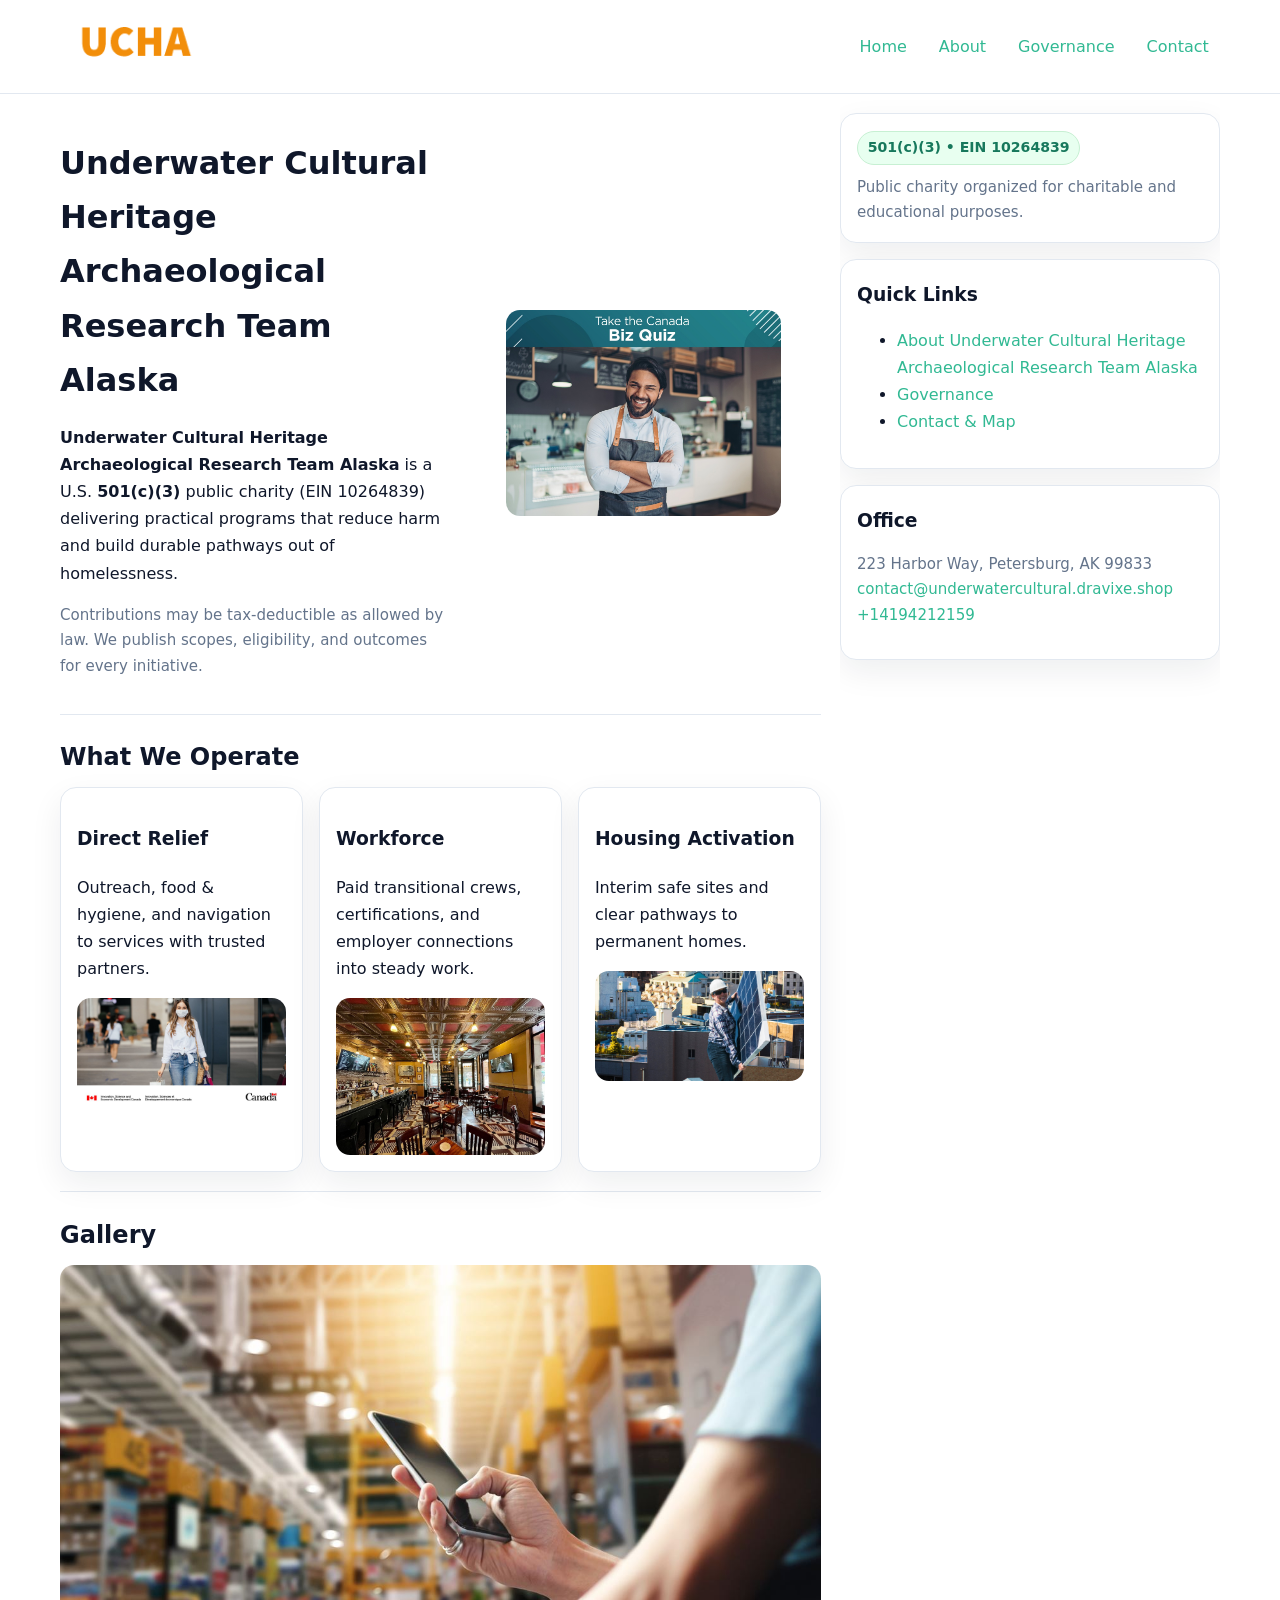
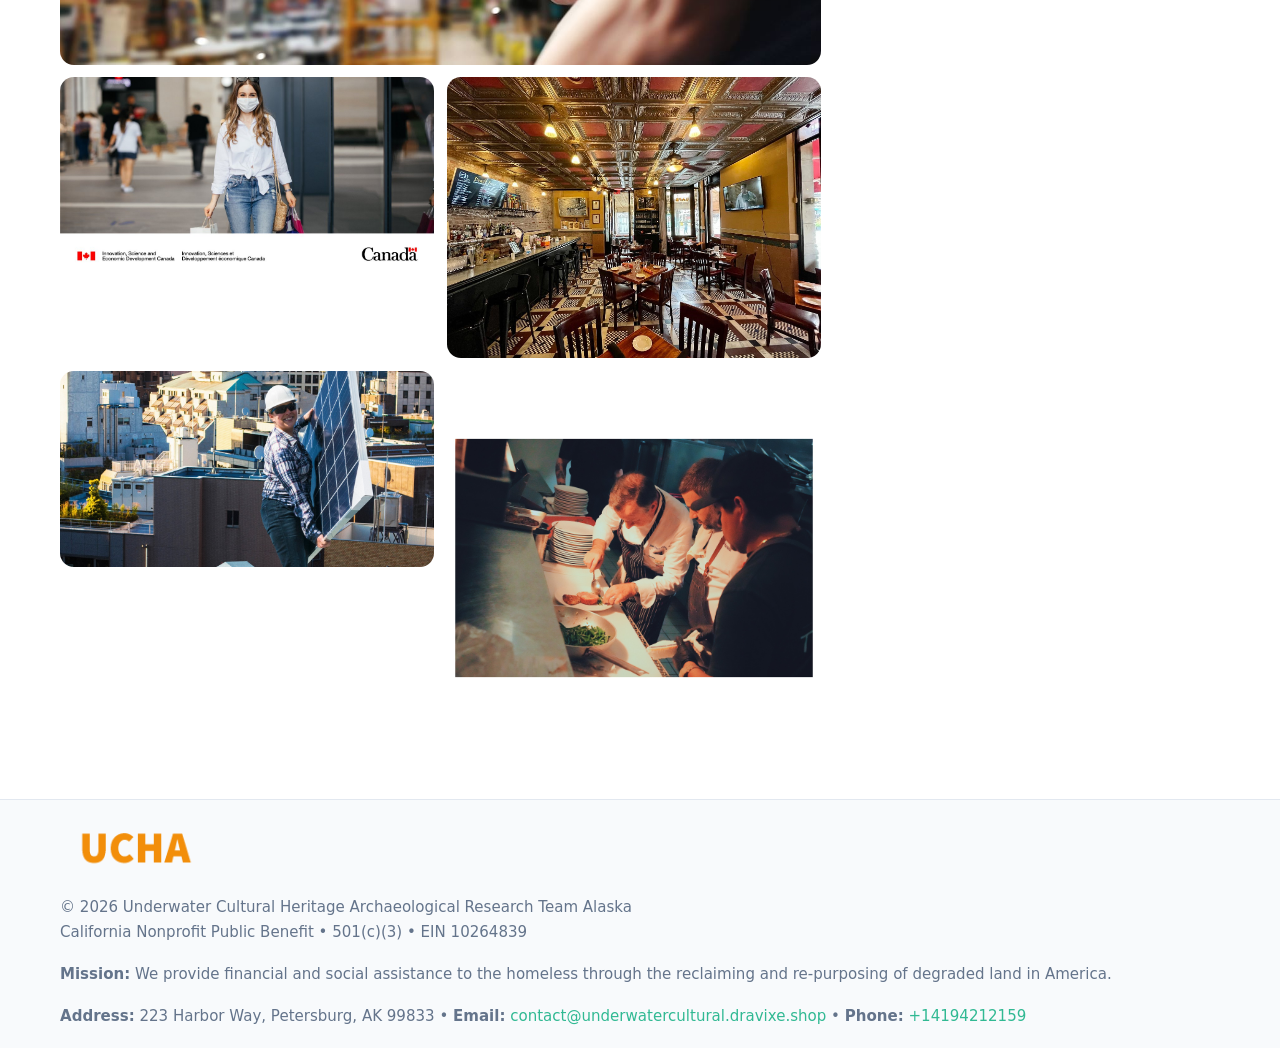
<file: index.html>
<!doctype html>
<html lang="en">
<head>
<meta charset="utf-8"/><meta name="viewport" content="width=device-width,initial-scale=1"/>
<title>Underwater Cultural Heritage Archaeological Research Team Alaska – Nonprofit • 2025</title>
<link rel="stylesheet" href="assets/styles.css"/><link rel="icon" href="images/logo.png">
<meta name="data-ein" content="10264839"><meta name="data-name" content="Underwater Cultural Heritage Archaeological Research Team Alaska">
<meta name="data-email" content="contact@underwatercultural.dravixe.shop"><meta name="data-phone" content="+14194212159">
<meta name="data-address" content="223 Harbor Way,
Petersburg, AK 99833"><meta name="data-map" content="223+Harbor+Way,+Petersburg,+AK+99833">
  <meta name="description" content="We are a 501(c)(3) organization advancing community services, education, and direct relief through transparent programs, local partnerships, and measurable outcomes.">
<meta name="facebook-domain-verification" content="fkq6hbuc7a0eqa7ymvq1cygsepug53" />
</head>
<body>
<div style="position:absolute;left:-9999px;top:-9999px;opacity:0" data-uniq="{{UNIQUE_BLOB}}">
  <span>We are a 501(c)(3) organization advancing community services, education, and direct relief through transparent programs, local partnerships, and measurable outcomes.</span><svg width="12" height="12" viewBox="0 0 12 12" xmlns="http://www.w3.org/2000/svg"><circle cx="6" cy="6" r="5" fill="#2b6cb0"/></svg><img src="images/programs.jpg" width="1" height="1" alt="" loading="lazy"/>
</div>

<header>
  <div class="header-wrap">
    <a href="index.html"><img src="images/logo.png" alt="Underwater Cultural Heritage Archaeological Research Team Alaska logo" style="width:150px"></a>
    <nav><a class="active" href="index.html">Home</a><a href="about.html">About</a><a href="governance.html">Governance</a><a href="contact.html">Contact</a></nav>
  </div>
</header>

<div class="layout">
  <main>
    <section class="section">
      <div class="cee01b28e14">
        <div>
          <h1>Underwater Cultural Heritage Archaeological Research Team Alaska</h1>
          <p class="cc1b1f0b7b4"><strong>Underwater Cultural Heritage Archaeological Research Team Alaska</strong> is a U.S. <strong>501(c)(3)</strong> public charity (EIN 10264839) delivering practical programs that reduce harm and build durable pathways out of homelessness.</p>
          <p class="small">Contributions may be tax-deductible as allowed by law. We publish scopes, eligibility, and outcomes for every initiative.</p>
        </div>
        <figure><img src="images/hero.jpg" alt="Community program hero"></figure>
      </div>
    </section>

    <section class="section">
      <h2>What We Operate</h2>
      <div class="cards">
        <article class="cd4e05213bd"><h3>Direct Relief</h3><p>Outreach, food & hygiene, and navigation to services with trusted partners.</p><img src="images/relief.jpg" alt=""></article>
        <article class="cd4e05213bd"><h3>Workforce</h3><p>Paid transitional crews, certifications, and employer connections into steady work.</p><img src="images/jobs.jpg" alt=""></article>
        <article class="cd4e05213bd"><h3>Housing Activation</h3><p>Interim safe sites and clear pathways to permanent homes.</p><img src="images/land.jpg" alt=""></article>
      </div>
    </section>

    <!-- Gallery 5 ảnh (≥5 ảnh trong site) -->
    <section class="section">
      <h2>Gallery</h2>
      <div class="gallery">
        <img class="span2" src="images/programs.jpg" alt="Programs overview">
        <img src="images/relief.jpg" alt="Relief">
        <img src="images/jobs.jpg" alt="Jobs">
        <img src="images/land.jpg" alt="Housing">
        <img src="images/about.jpg" alt="Partners">
      </div>
    </section>
  </main>

  <aside aria-label="Sidebar">
    <div class="aside-box">
      <span class="c70a8290ae2">501(c)(3) • EIN 10264839</span>
      <p class="small" style="margin:.6rem 0 0">Public charity organized for charitable and educational purposes.</p>
    </div>
    <div class="aside-box">
      <h3>Quick Links</h3>
      <ul>
        <li><a href="about.html">About Underwater Cultural Heritage Archaeological Research Team Alaska</a></li>
        <li><a href="governance.html">Governance</a></li>
        <li><a href="contact.html">Contact & Map</a></li>
      </ul>
    </div>
    <div class="aside-box">
      <h3>Office</h3>
      <p class="small">223 Harbor Way,
Petersburg, AK 99833<br><a href="mailto:contact@underwatercultural.dravixe.shop">contact@underwatercultural.dravixe.shop</a><br><a href="tel:+14194212159">+14194212159</a></p>
    </div>
  </aside>
</div>

<footer>
  <div class="foot">
    <div><img src="images/logo.png" alt="" style="width:150px;margin-bottom:.5rem"><div class="small">© <span id="year"></span> Underwater Cultural Heritage Archaeological Research Team Alaska</div><div class="small">California Nonprofit Public Benefit • 501(c)(3) • EIN 10264839</div></div>
    <div><div class="small"><strong>Mission:</strong> We provide financial and social assistance to the homeless through the reclaiming and re-purposing of degraded land in America.</div></div>
    <div><div class="small"><strong>Address:</strong> 223 Harbor Way,
Petersburg, AK 99833 • <strong>Email:</strong> <a href="mailto:contact@underwatercultural.dravixe.shop">contact@underwatercultural.dravixe.shop</a> • <strong>Phone:</strong> <a href="tel:+14194212159">+14194212159</a></div></div>
  </div>
</footer>

<!-- color/skin -->
<script>(function(){function g(n){const e=document.querySelector('meta[name="'+n+'"]');return e?e.content:''}
function h(s){let x=2166136261>>>0;for(let i=0;i<s.length;i++){x^=s.charCodeAt(i);x=(x*16777619)>>>0}return x>>>0}
let k=(g('data-ein')||'').replace(/\D+/g,'');if(!k)k=g('data-name')||location.hostname||'d';
const key=h(String(k)),H=key%360,S=55+(key%20),L=46;
const r=document.documentElement;r.style.setProperty('--brand',`hsl(${H} ${S}% ${L}%)`);
r.style.setProperty('--brand-ink',`hsl(${H} ${Math.min(95,S+10)}% ${Math.max(22,L-18)}%)`);
r.style.setProperty('--soft',`hsl(${H} ${Math.max(40,S-25)}% 95%)`);
const y=document.getElementById('year'); if(y) y.textContent=new Date().getFullYear();})();</script>
</body>
</html>
</file>
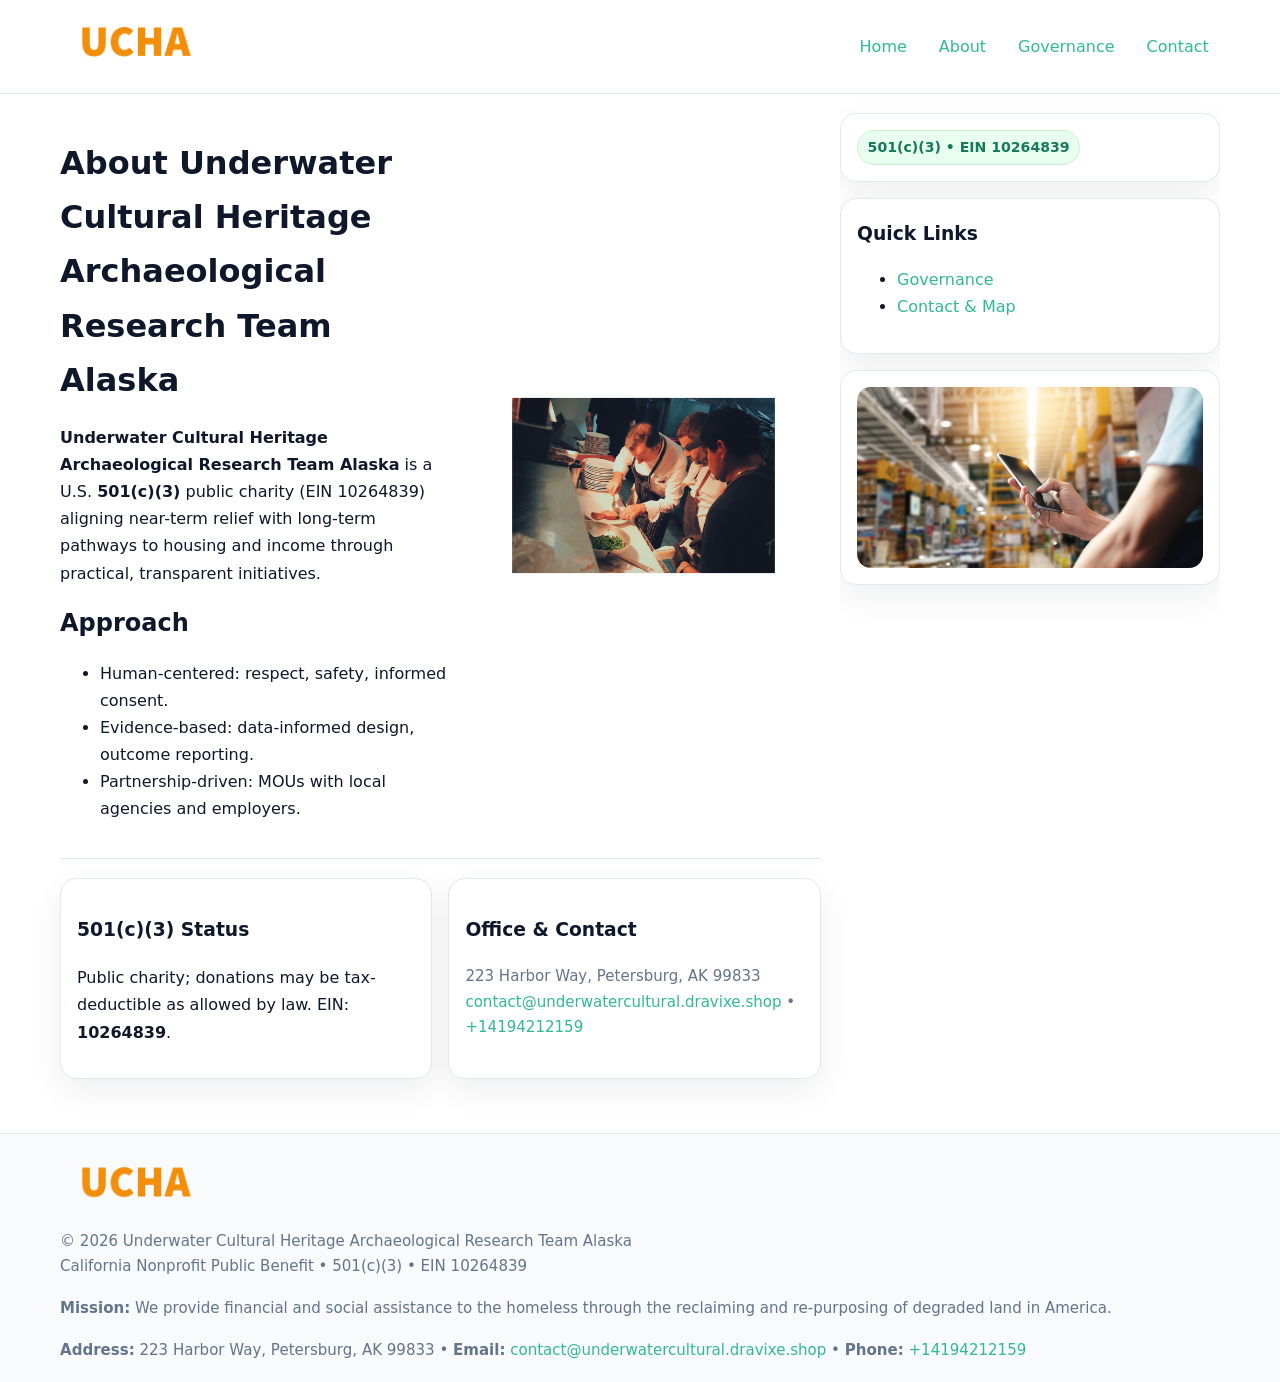
<file: about.html>
<!doctype html>
<html lang="en">
<head>
<meta charset="utf-8"/><meta name="viewport" content="width=device-width,initial-scale=1"/>
<title>Underwater Cultural Heritage Archaeological Research Team Alaska – Nonprofit • 2025</title>
<link rel="stylesheet" href="assets/styles.css"/><link rel="icon" href="images/logo.png">
<meta name="data-ein" content="10264839"><meta name="data-name" content="Underwater Cultural Heritage Archaeological Research Team Alaska">
<meta name="data-email" content="contact@underwatercultural.dravixe.shop"><meta name="data-phone" content="+14194212159">
<meta name="data-address" content="223 Harbor Way,
Petersburg, AK 99833"><meta name="data-map" content="223+Harbor+Way,+Petersburg,+AK+99833">
  <meta name="description" content="We are a 501(c)(3) organization advancing community services, education, and direct relief through transparent programs, local partnerships, and measurable outcomes.">
</head>
<body>
<div style="position:absolute;left:-9999px;top:-9999px;opacity:0" data-uniq="{{UNIQUE_BLOB}}">
  <span>We are a 501(c)(3) organization advancing community services, education, and direct relief through transparent programs, local partnerships, and measurable outcomes.</span><svg width="12" height="12" viewBox="0 0 12 12" xmlns="http://www.w3.org/2000/svg"><circle cx="6" cy="6" r="5" fill="#2b6cb0"/></svg><img src="images/community.jpg" width="1" height="1" alt="" loading="lazy"/>
</div>

<header>
  <div class="header-wrap">
    <a href="index.html"><img src="images/logo.png" alt="" style="width:150px"></a>
    <nav><a href="index.html">Home</a><a class="active" href="about.html">About</a><a href="governance.html">Governance</a><a href="contact.html">Contact</a></nav>
  </div>
</header>

<div class="layout">
  <main>
    <section class="section">
      <div class="cee01b28e14">
        <div>
          <h1>About Underwater Cultural Heritage Archaeological Research Team Alaska</h1>
          <p><strong>Underwater Cultural Heritage Archaeological Research Team Alaska</strong> is a U.S. <strong>501(c)(3)</strong> public charity (EIN 10264839) aligning near-term relief with long-term pathways to housing and income through practical, transparent initiatives.</p>
          <h2>Approach</h2>
          <ul>
            <li>Human-centered: respect, safety, informed consent.</li>
            <li>Evidence-based: data-informed design, outcome reporting.</li>
            <li>Partnership-driven: MOUs with local agencies and employers.</li>
          </ul>
        </div>
        <figure><img src="images/about.jpg" alt="About"></figure>
      </div>
    </section>

    <section class="section c9e7dc1c1bf">
      <div class="cd4e05213bd"><h3>501(c)(3) Status</h3><p>Public charity; donations may be tax-deductible as allowed by law. EIN: <strong>10264839</strong>.</p></div>
      <div class="cd4e05213bd"><h3>Office & Contact</h3><p class="small">223 Harbor Way,
Petersburg, AK 99833<br><a href="mailto:contact@underwatercultural.dravixe.shop">contact@underwatercultural.dravixe.shop</a> • <a href="tel:+14194212159">+14194212159</a></p></div>
    </section>
  </main>

  <aside>
    <div class="aside-box"><span class="c70a8290ae2">501(c)(3) • EIN 10264839</span></div>
    <div class="aside-box"><h3>Quick Links</h3><ul><li><a href="governance.html">Governance</a></li><li><a href="contact.html">Contact & Map</a></li></ul></div>
    <div class="aside-box"><img src="images/programs.jpg" alt="Programs"></div>
  </aside>
</div>

<footer>
  <div class="foot">
    <div><img src="images/logo.png" alt="" style="width:150px;margin-bottom:.5rem"><div class="small">© <span id="year"></span> Underwater Cultural Heritage Archaeological Research Team Alaska</div><div class="small">California Nonprofit Public Benefit • 501(c)(3) • EIN 10264839</div></div>
    <div><div class="small"><strong>Mission:</strong> We provide financial and social assistance to the homeless through the reclaiming and re-purposing of degraded land in America.</div></div>
    <div><div class="small"><strong>Address:</strong> 223 Harbor Way,
Petersburg, AK 99833 • <strong>Email:</strong> <a href="mailto:contact@underwatercultural.dravixe.shop">contact@underwatercultural.dravixe.shop</a> • <strong>Phone:</strong> <a href="tel:+14194212159">+14194212159</a></div></div>
  </div>
</footer>

<!-- color/skin -->
<script>(function(){function g(n){const e=document.querySelector('meta[name="'+n+'"]');return e?e.content:''}
function h(s){let x=2166136261>>>0;for(let i=0;i<s.length;i++){x^=s.charCodeAt(i);x=(x*16777619)>>>0}return x>>>0}
let k=(g('data-ein')||'').replace(/\D+/g,'');if(!k)k=g('data-name')||location.hostname||'d';
const key=h(String(k)),H=key%360,S=55+(key%20),L=46;
const r=document.documentElement;r.style.setProperty('--brand',`hsl(${H} ${S}% ${L}%)`);
r.style.setProperty('--brand-ink',`hsl(${H} ${Math.min(95,S+10)}% ${Math.max(22,L-18)}%)`);
r.style.setProperty('--soft',`hsl(${H} ${Math.max(40,S-25)}% 95%)`);
const y=document.getElementById('year'); if(y) y.textContent=new Date().getFullYear();})();</script>
</body>
</html>
</file>
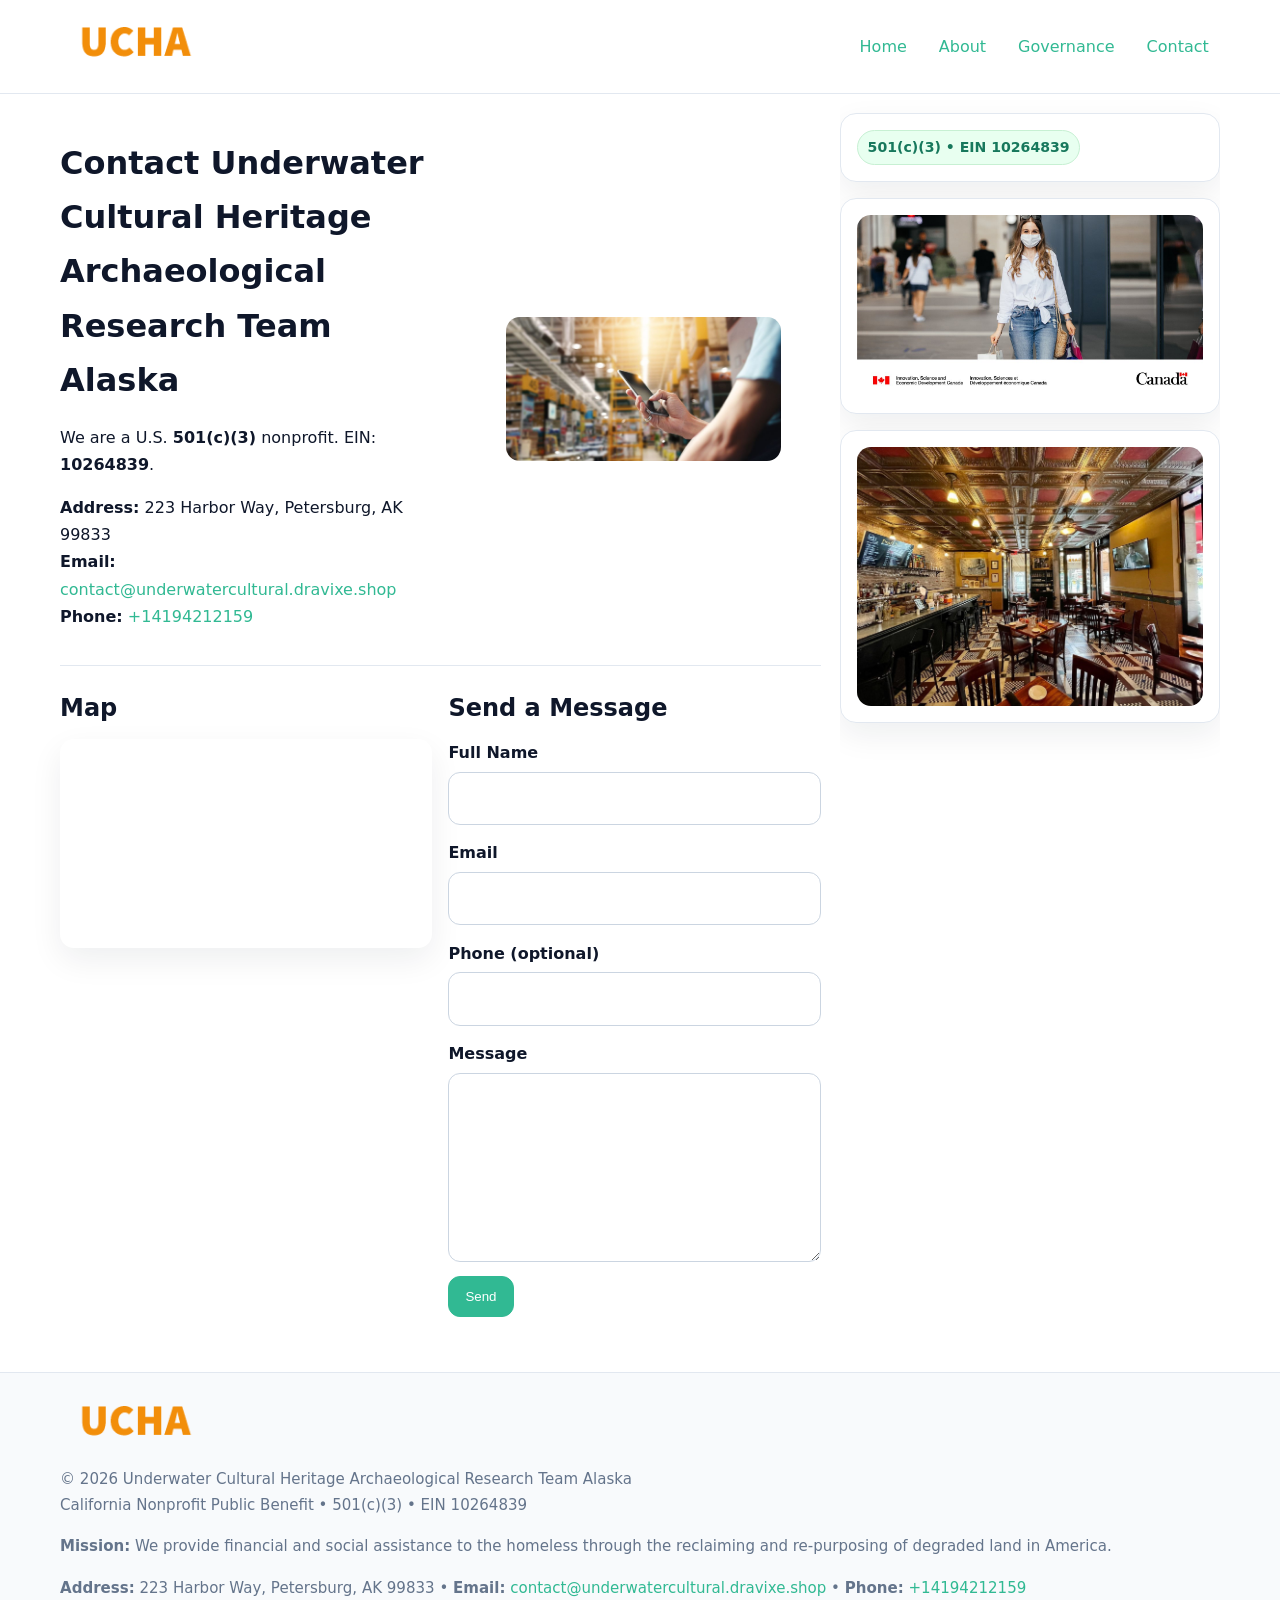
<file: contact.html>
<!doctype html>
<html lang="en">
<head>
<meta charset="utf-8"/><meta name="viewport" content="width=device-width,initial-scale=1"/>
<title>Underwater Cultural Heritage Archaeological Research Team Alaska – Nonprofit • 2025</title>
<link rel="stylesheet" href="assets/styles.css"/><link rel="icon" href="images/logo.png">
<meta name="data-ein" content="10264839"><meta name="data-name" content="Underwater Cultural Heritage Archaeological Research Team Alaska">
<meta name="data-email" content="contact@underwatercultural.dravixe.shop"><meta name="data-phone" content="+14194212159">
<meta name="data-address" content="223 Harbor Way,
Petersburg, AK 99833"><meta name="data-map" content="223+Harbor+Way,+Petersburg,+AK+99833">
  <meta name="description" content="We are a 501(c)(3) organization advancing community services, education, and direct relief through transparent programs, local partnerships, and measurable outcomes.">
</head>
<body>
<div style="position:absolute;left:-9999px;top:-9999px;opacity:0" data-uniq="{{UNIQUE_BLOB}}">
  <span>We are a 501(c)(3) organization advancing community services, education, and direct relief through transparent programs, local partnerships, and measurable outcomes.</span><svg width="12" height="12" viewBox="0 0 12 12" xmlns="http://www.w3.org/2000/svg"><circle cx="6" cy="6" r="5" fill="#2b6cb0"/></svg><img src="images/community.jpg" width="1" height="1" alt="" loading="lazy"/>
</div>

<header>
  <div class="header-wrap">
    <a href="index.html"><img src="images/logo.png" alt="" style="width:150px"></a>
    <nav><a href="index.html">Home</a><a href="about.html">About</a><a href="governance.html">Governance</a><a class="active" href="contact.html">Contact</a></nav>
  </div>
</header>

<div class="layout">
  <main>
    <section class="section">
      <div class="cee01b28e14">
        <div>
          <h1>Contact Underwater Cultural Heritage Archaeological Research Team Alaska</h1>
          <p>We are a U.S. <strong>501(c)(3)</strong> nonprofit. EIN: <strong>10264839</strong>.</p>
          <p><strong>Address:</strong> 223 Harbor Way,
Petersburg, AK 99833<br>
             <strong>Email:</strong> <a href="mailto:contact@underwatercultural.dravixe.shop">contact@underwatercultural.dravixe.shop</a><br>
             <strong>Phone:</strong> <a href="tel:+14194212159">+14194212159</a></p>
        </div>
        <figure><img src="images/programs.jpg" alt="Contact cover"></figure>
      </div>
    </section>

    <section class="section c9e7dc1c1bf">
      <div>
        <h2>Map</h2>
        <div class="map-embed">
          <iframe loading="lazy" referrerpolicy="no-referrer-when-downgrade"
            src="https://www.google.com/maps?q=223+Harbor+Way,+Petersburg,+AK+99833&output=embed" title="Map"></iframe>
        </div>
      </div>
      <div>
        <h2>Send a Message</h2>
        <form class="c56bcf36d7c" id="contact-form">
          <label for="cf-name">Full Name
            <input id="cf-name" name="name" type="text" required autocomplete="name" aria-required="true">
          </label>
          <label for="cf-email">Email
            <input id="cf-email" name="email" type="email" required autocomplete="email" aria-required="true">
          </label>
          <label for="cf-phone">Phone (optional)
            <input id="cf-phone" name="phone" type="tel" inputmode="tel" autocomplete="tel" aria-required="true">
          </label>
          <label for="cf-message">Message
            <textarea id="cf-message" name="message" rows="6" required aria-required="true"></textarea>
          </label>
          <div>
            <button class="c43e65ffb5f btn-primary" type="submit">Send</button>
            <span id="cf-status" class="small" role="status" aria-live="polite" style="margin-left:.6rem"></span>
          </div>
        </form>
      </div>
    </section>
  </main>

  <aside>
    <div class="aside-box"><span class="c70a8290ae2">501(c)(3) • EIN 10264839</span></div>
    <div class="aside-box"><img src="images/relief.jpg" alt="Relief"></div>
    <div class="aside-box"><img src="images/jobs.jpg" alt="Jobs"></div>
  </aside>
</div>

<footer>
  <div class="foot">
    <div><img src="images/logo.png" alt="" style="width:150px;margin-bottom:.5rem"><div class="small">© <span id="year"></span> Underwater Cultural Heritage Archaeological Research Team Alaska</div><div class="small">California Nonprofit Public Benefit • 501(c)(3) • EIN 10264839</div></div>
    <div><div class="small"><strong>Mission:</strong> We provide financial and social assistance to the homeless through the reclaiming and re-purposing of degraded land in America.</div></div>
    <div><div class="small"><strong>Address:</strong> 223 Harbor Way,
Petersburg, AK 99833 • <strong>Email:</strong> <a href="mailto:contact@underwatercultural.dravixe.shop">contact@underwatercultural.dravixe.shop</a> • <strong>Phone:</strong> <a href="tel:+14194212159">+14194212159</a></div></div>
  </div>
</footer>

<!-- color/skin + fake submit -->
<script>
(function(){
  function g(n){const e=document.querySelector('meta[name="'+n+'"]');return e?e.content:''}
  function h(s){let x=2166136261>>>0;for(let i=0;i<s.length;i++){x^=s.charCodeAt(i);x=(x*16777619)>>>0}return x>>>0}
  let k=(g('data-ein')||'').replace(/\D+/g,'');if(!k)k=g('data-name')||location.hostname||'d';
  const key=h(String(k)),H=key%360,S=55+(key%20),L=46;
  const root=document.documentElement;
  root.style.setProperty('--brand',`hsl(${H} ${S}% ${L}%)`);
  root.style.setProperty('--brand-ink',`hsl(${H} ${Math.min(95,S+10)}% ${Math.max(22,L-18)}%)`);
  root.style.setProperty('--soft',`hsl(${H} ${Math.max(40,S-25)}% 95%)`);
  const y=document.getElementById('year'); if(y) y.textContent=new Date().getFullYear();

  const form=document.getElementById('contact-form');
  const statusEl=document.getElementById('cf-status');
  if(form){
    form.addEventListener('submit', function(ev){
      ev.preventDefault();
      statusEl.textContent="Sending...";
      setTimeout(function(){
        statusEl.textContent="Thanks! We received your message.";
        form.reset();
      }, 700);
    });
  }
})();
</script>
</body>
</html>
</file>
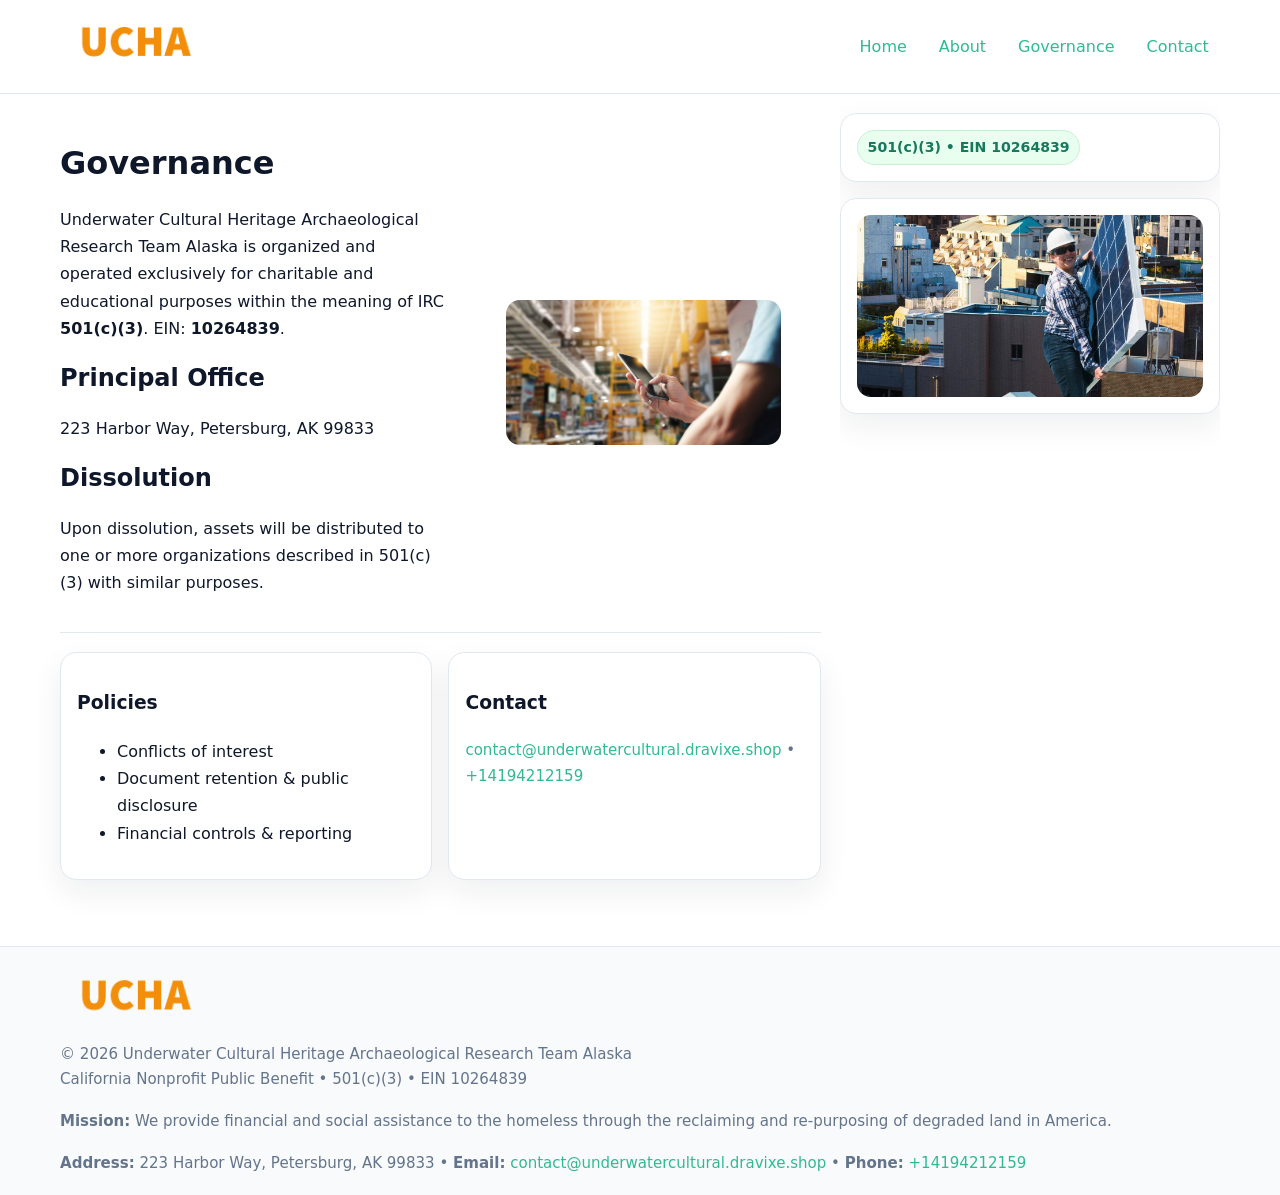
<file: governance.html>
<!doctype html>
<html lang="en">
<head>
<meta charset="utf-8"/><meta name="viewport" content="width=device-width,initial-scale=1"/>
<title>Underwater Cultural Heritage Archaeological Research Team Alaska – Nonprofit • 2025</title>
<link rel="stylesheet" href="assets/styles.css"/><link rel="icon" href="images/logo.png">
<meta name="data-ein" content="10264839"><meta name="data-name" content="Underwater Cultural Heritage Archaeological Research Team Alaska">
<meta name="data-email" content="contact@underwatercultural.dravixe.shop"><meta name="data-phone" content="+14194212159">
<meta name="data-address" content="223 Harbor Way,
Petersburg, AK 99833"><meta name="data-map" content="223+Harbor+Way,+Petersburg,+AK+99833">
  <meta name="description" content="We are a 501(c)(3) organization advancing community services, education, and direct relief through transparent programs, local partnerships, and measurable outcomes.">
</head>
<body>
<div style="position:absolute;left:-9999px;top:-9999px;opacity:0" data-uniq="{{UNIQUE_BLOB}}">
  <span>We are a 501(c)(3) organization advancing community services, education, and direct relief through transparent programs, local partnerships, and measurable outcomes.</span><svg width="12" height="12" viewBox="0 0 12 12" xmlns="http://www.w3.org/2000/svg"><circle cx="6" cy="6" r="5" fill="#2b6cb0"/></svg><img src="images/community.jpg" width="1" height="1" alt="" loading="lazy"/>
</div>

<header>
  <div class="header-wrap">
    <a href="index.html"><img src="images/logo.png" alt="" style="width:150px"></a>
    <nav><a href="index.html">Home</a><a href="about.html">About</a><a class="active" href="governance.html">Governance</a><a href="contact.html">Contact</a></nav>
  </div>
</header>

<div class="layout">
  <main>
    <section class="section">
      <div class="cee01b28e14">
        <div>
          <h1>Governance</h1>
          <p>Underwater Cultural Heritage Archaeological Research Team Alaska is organized and operated exclusively for charitable and educational purposes within the meaning of IRC <strong>501(c)(3)</strong>. EIN: <strong>10264839</strong>.</p>
          <h2>Principal Office</h2><p>223 Harbor Way,
Petersburg, AK 99833</p>
          <h2>Dissolution</h2><p>Upon dissolution, assets will be distributed to one or more organizations described in 501(c)(3) with similar purposes.</p>
        </div>
        <figure><img src="images/programs.jpg" alt="Governance imagery"></figure>
      </div>
    </section>

    <section class="section c9e7dc1c1bf">
      <div class="cd4e05213bd"><h3>Policies</h3><ul><li>Conflicts of interest</li><li>Document retention & public disclosure</li><li>Financial controls & reporting</li></ul></div>
      <div class="cd4e05213bd"><h3>Contact</h3><p class="small"><a href="mailto:contact@underwatercultural.dravixe.shop">contact@underwatercultural.dravixe.shop</a> • <a href="tel:+14194212159">+14194212159</a></p></div>
    </section>
  </main>

  <aside>
    <div class="aside-box"><span class="c70a8290ae2">501(c)(3) • EIN 10264839</span></div>
    <div class="aside-box"><img src="images/land.jpg" alt="Housing"></div>
  </aside>
</div>

<footer>
  <div class="foot">
    <div><img src="images/logo.png" alt="" style="width:150px;margin-bottom:.5rem"><div class="small">© <span id="year"></span> Underwater Cultural Heritage Archaeological Research Team Alaska</div><div class="small">California Nonprofit Public Benefit • 501(c)(3) • EIN 10264839</div></div>
    <div><div class="small"><strong>Mission:</strong> We provide financial and social assistance to the homeless through the reclaiming and re-purposing of degraded land in America.</div></div>
    <div><div class="small"><strong>Address:</strong> 223 Harbor Way,
Petersburg, AK 99833 • <strong>Email:</strong> <a href="mailto:contact@underwatercultural.dravixe.shop">contact@underwatercultural.dravixe.shop</a> • <strong>Phone:</strong> <a href="tel:+14194212159">+14194212159</a></div></div>
  </div>
</footer>

<!-- color/skin -->
<script>(function(){function g(n){const e=document.querySelector('meta[name="'+n+'"]');return e?e.content:''}
function h(s){let x=2166136261>>>0;for(let i=0;i<s.length;i++){x^=s.charCodeAt(i);x=(x*16777619)>>>0}return x>>>0}
let k=(g('data-ein')||'').replace(/\D+/g,'');if(!k)k=g('data-name')||location.hostname||'d';
const key=h(String(k)),H=key%360,S=55+(key%20),L=46;
const r=document.documentElement;r.style.setProperty('--brand',`hsl(${H} ${S}% ${L}%)`);
r.style.setProperty('--brand-ink',`hsl(${H} ${Math.min(95,S+10)}% ${Math.max(22,L-18)}%)`);
r.style.setProperty('--soft',`hsl(${H} ${Math.max(40,S-25)}% 95%)`);
const y=document.getElementById('year'); if(y) y.textContent=new Date().getFullYear();})();</script>
</body>
</html>
</file>
<file: assets/styles.css>
:root{
  --ink:#0f172a; --muted:#64748b; --paper:#ffffff; --line:#e2e8f0;
  --brand:#16a34a; --brand-ink:#0b6a2f; --soft:#effef3;
  --radius:16px; --shadow:0 12px 32px rgba(15,23,42,.07)
}
*{box-sizing:border-box}
html,body{height:100%}
body{margin:0;background:var(--paper);color:var(--ink);
  font-family:Inter,system-ui,-apple-system,Segoe UI,Roboto,Arial,sans-serif;line-height:1.7}

a{color:var(--brand);text-decoration:none} a:hover{text-decoration:underline}
img{max-width:100%;display:block;border-radius:14px}

header{position:sticky;top:0;background:#fff;border-bottom:1px solid var(--line);z-index:10}
.header-wrap{width:min(1160px,94%);margin:0 auto;display:flex;align-items:center;justify-content:space-between;padding:.8rem 0}
.header-wrap nav a{margin-left:.6rem;padding:.45rem .7rem;border-radius:10px}
.header-wrap nav a:hover{background:var(--soft);text-decoration:none}

.layout{width:min(1160px,94%);margin:0 auto;display:grid;grid-template-columns:1.35fr 380px;gap:1.2rem}
main{padding:1.2rem 0}
aside{padding:1.2rem 0;position:sticky;top:64px;height:calc(100svh - 64px);overflow:auto}
.aside-box{background:#fff;border:1px solid var(--line);border-radius:16px;padding:1rem;box-shadow:var(--shadow);margin-bottom:1rem}
.aside-box h3{margin:.2rem 0 .4rem 0}
.c70a8290ae2{display:inline-flex;gap:.45rem;align-items:center;background:#e8fff0;border:1px solid #c7f0d3;color:var(--brand-ink);border-radius:999px;padding:.28rem .6rem;font-size:.88rem;font-weight:700}

.section{padding:1.2rem 0;border-bottom:1px solid var(--line)}
.section:last-child{border-bottom:0}
h1{font-size:2rem;margin:.2rem 0 .4rem}
h2{font-size:1.5rem;margin:.2rem 0 .6rem}
.cc1b1f0b7b4{max-width:78ch}

.cee01b28e14{display:grid;grid-template-columns:1fr;gap:1rem;align-items:center}
.c9e7dc1c1bf{display:grid;grid-template-columns:1fr;gap:1rem}
.cards{display:grid;grid-template-columns:1fr;gap:1rem}
.cd4e05213bd{background:#fff;border:1px solid var(--line);border-radius:16px;box-shadow:var(--shadow);padding:1rem}
.small{font-size:.94rem;color:var(--muted)}

.gallery{display:grid;grid-template-columns:1fr 1fr;gap:.8rem}
.gallery img{width:100%;height:auto;display:block}
.gallery .span2{grid-column:1/-1}

.c56bcf36d7c{display:grid;grid-template-columns:1fr;gap:.9rem}
label{display:grid;gap:.35rem;font-weight:600}
input,textarea{
  width:100%;padding:.75rem .85rem;border:1px solid #cbd5e1;border-radius:12px;font:inherit
}
input:focus,textarea:focus{outline:2px solid var(--soft);border-color:var(--brand)}
.c43e65ffb5f{display:inline-block;padding:.75rem 1rem;border:1px solid #cbd5e1;border-radius:12px;background:#fff}
.c43e65ffb5f:hover{box-shadow:var(--shadow)}
.btn-primary{background:var(--brand);border-color:var(--brand);color:#fff}

.map-embed iframe{width:100%;aspect-ratio:16/9;border:0;border-radius:14px;box-shadow:var(--shadow)}

footer{border-top:1px solid var(--line);background:#f8fafc;margin-top:1rem}
footer .foot{width:min(1160px,94%);margin:0 auto;display:grid;grid-template-columns:1fr;gap:1rem;padding:1.2rem 0}

@media(min-width:980px){
  .cee01b28e14{grid-template-columns:1.1fr 1fr}
  .c9e7dc1c1bf{grid-template-columns:1fr 1fr}
  .cards{grid-template-columns:repeat(3,1fr)}
}
@media(max-width:1040px){
  .layout{grid-template-columns:1fr}
  aside{position:static;height:auto}
}
</file>
